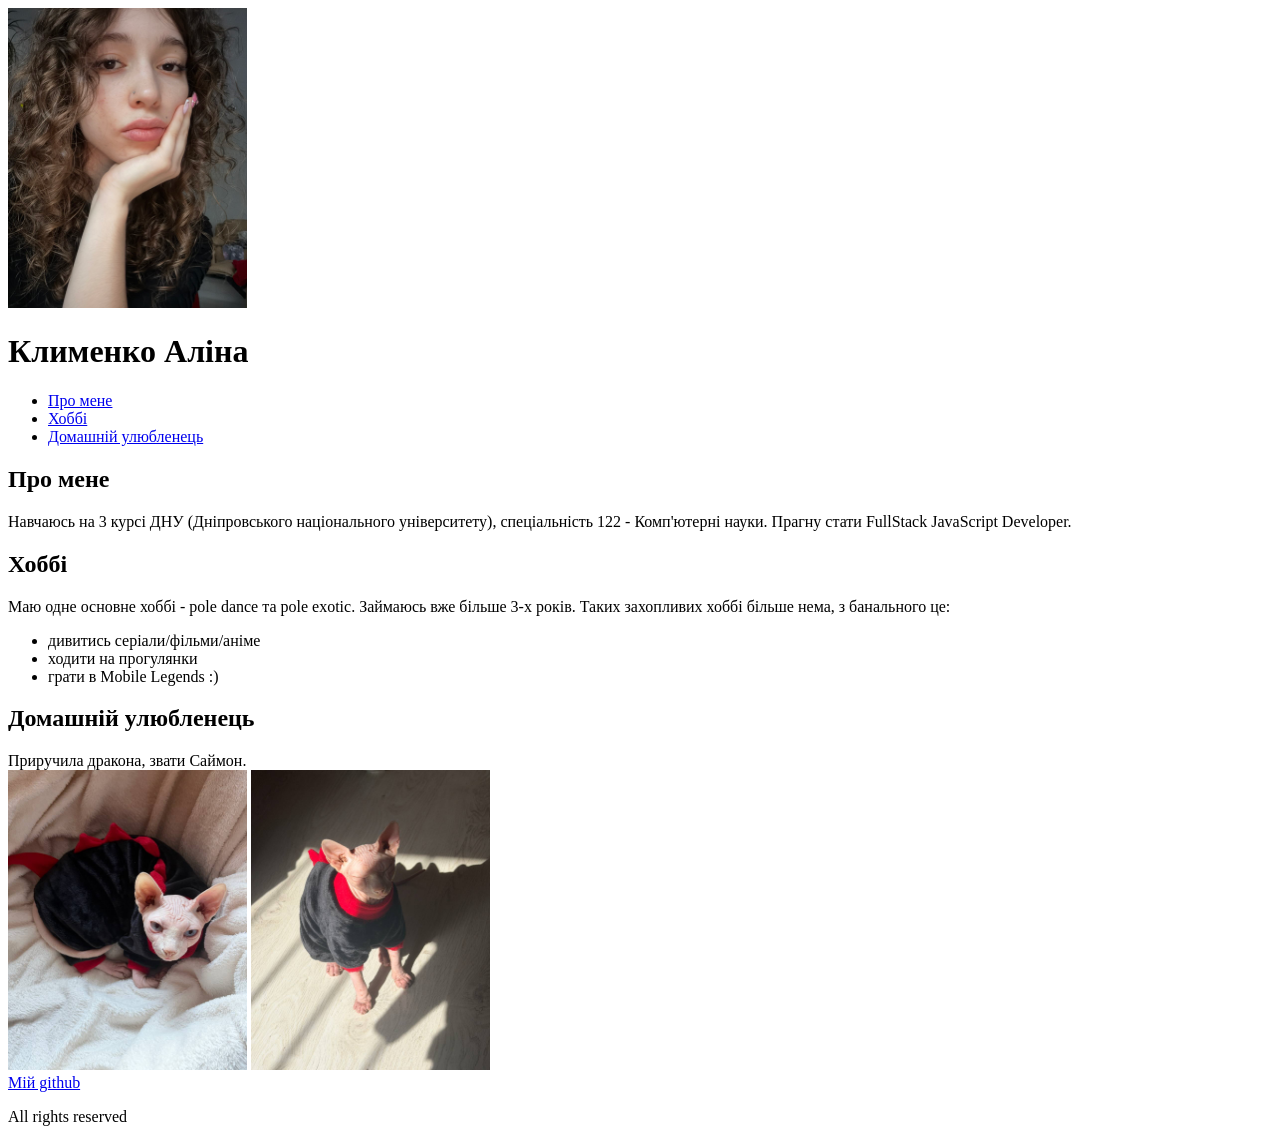
<file: index.html>
<!DOCTYPE html>
<html lang="en">
<head>
    <meta charset="UTF-8">
    <meta name="viewport" content="width=device-width, initial-scale=1.0">
    <title>My page</title>
    <style>
        img {
            height: 300px;
            width: 239px;
        }
    </style>
</head>
<body>
    <header>
        <img src="./my_photo.jpeg" alt="My photo">
        <h1>Клименко Аліна</h1>
    </header>

    <nav>
        <ul>
            <li>
                <a href="#about-me">Про мене</a>
            </li>
            <li>
                <a href="#hobby">Хоббі</a>
            </li>
            <li>
                <a href="#pet">Домашній улюбленець</a>
            </li>
        </ul>
    </nav>

    <main>
        <h2>Про мене</h2>
        <article>
            <section id="about-me">
                Навчаюсь на 3 курсі ДНУ (Дніпровського національного університету), спеціальність 122 - Комп'ютерні науки.
                Прагну стати FullStack JavaScript Developer.
            </section>
        </article>

        <h2>Хоббі</h2>
        <article>
            <section id="hobby">
                    Маю одне основне хоббі - pole dance та pole exotic. 

                    Займаюсь вже більше 3-х років. 
  
                    Таких захопливих хоббі більше нема, з банального це:

                    <ul>
                        <li>
                            дивитись серіали/фільми/аніме 
                        </li>
                        <li>
                            ходити на прогулянки 
                        </li>
                        <li>
                            грати в Mobile Legends :)
                        </li>
                    </ul>
            </section>
        </article>

        <h2>Домашній улюбленець</h2>
        <article>
            <section id="pet">
                Приручила дракона, звати Саймон.
            </section>

            <img src="./simon_1.jpeg" alt="sphinx Simon">
            <img src="./simon_2.jpeg" alt="sphinx Simon 2">
        </article>
    </main>

    <footer>
        <a href="https://github.com/Alya7kl">Мій github</a>

        <p>
            All rights reserved
        </p>
    </footer>
</body>
</html>
</file>
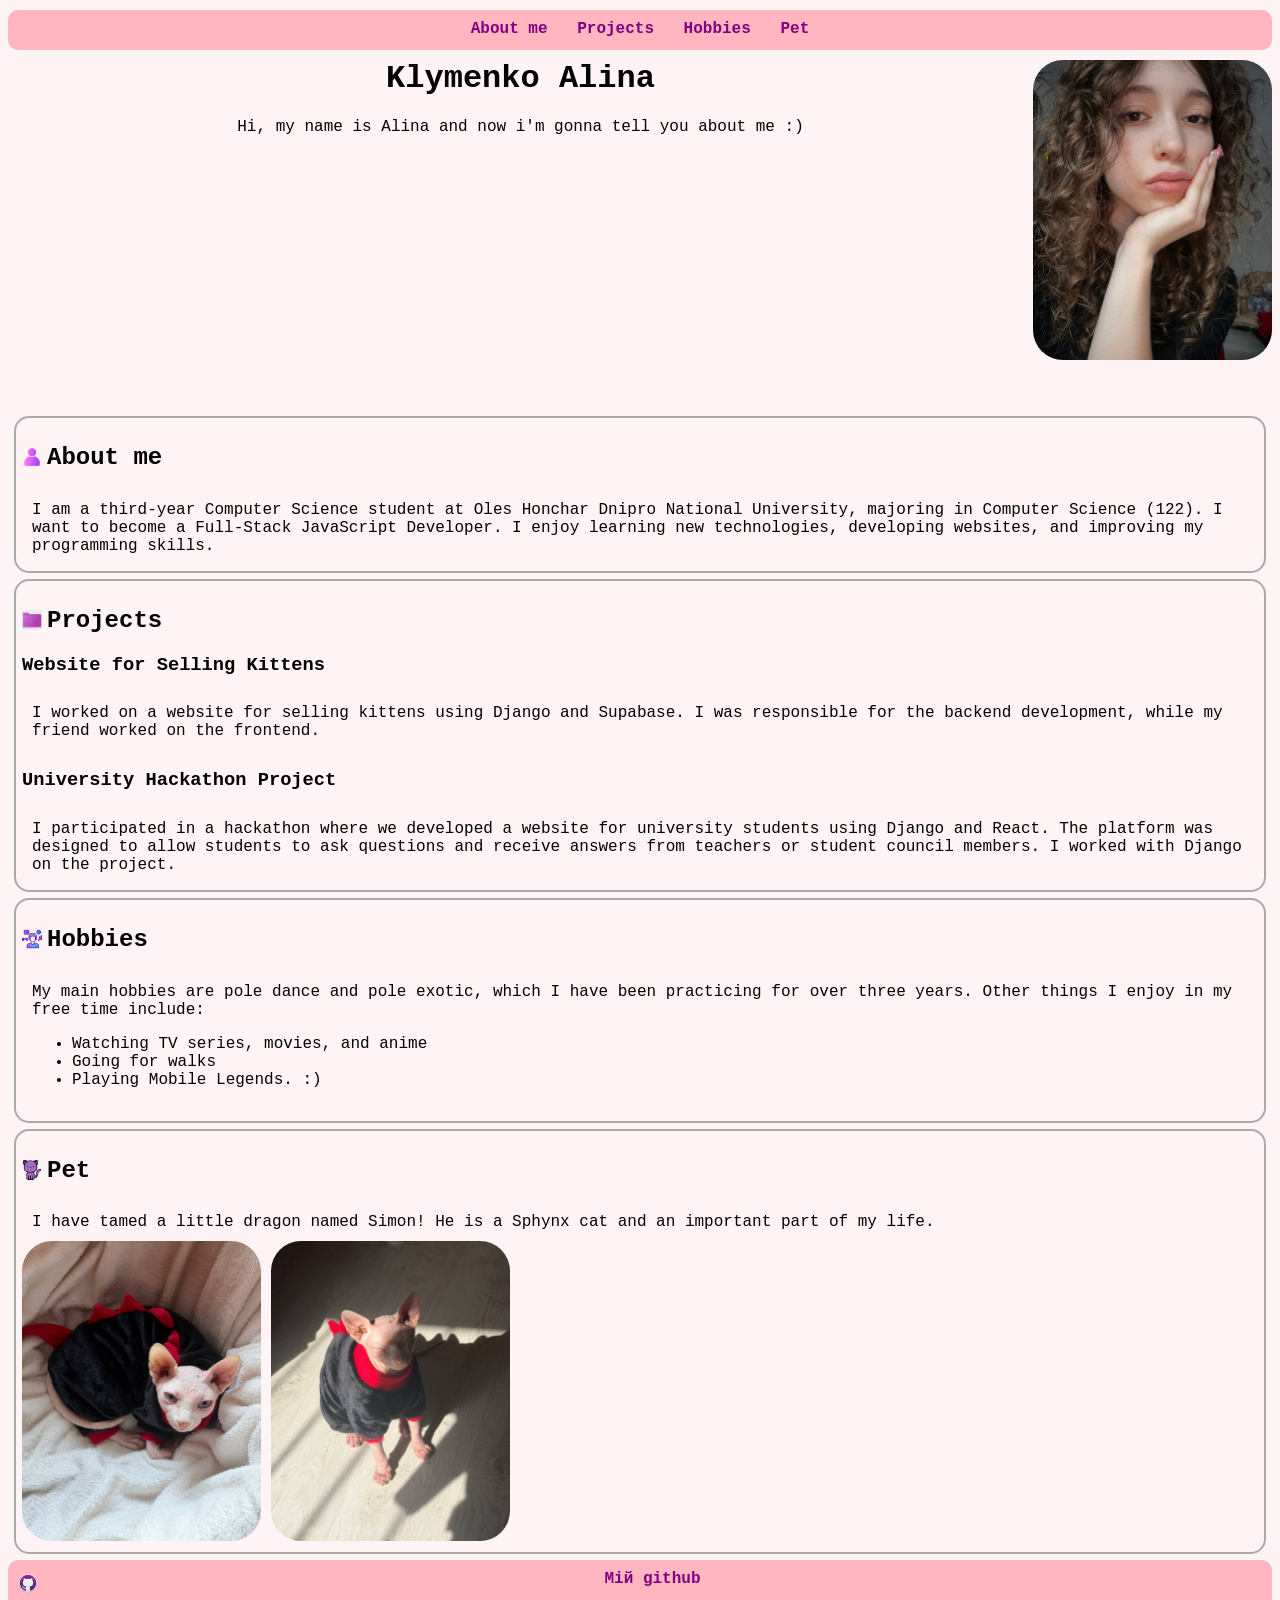
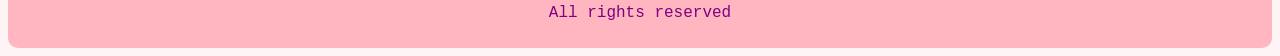
<file: hw2/index.html>
<!DOCTYPE html>
<html lang="en">
<head>
    <meta charset="UTF-8">
    <meta name="viewport" content="width=device-width, initial-scale=1.0">
    <title>My page</title>
    <link rel="stylesheet" href="./style.css">
</head>
<body>
    <nav>
        <a href="#about-me">About me</a>

        <a href="#projects">Projects</a>

        <a href="#hobbies">Hobbies</a>

        <a href="#pet">Pet</a>
    </nav>
    <header>
        <img class="my_photo" src="./images/my_photo.jpeg" alt="My photo">
        <h1>Klymenko Alina</h1>
        <p>
            Hi, my name is Alina and now i'm gonna tell you about me :)
        </p>
    </header>


    <main>
        <div class="content-box" id="about-me">
            <div class="h2-img">
                <img src="./images/human_icon.png" alt="human icon" class="icons">
                <h2>About me</h2>
            </div>
            <article>
                <section>
                    I am a third-year Computer Science student at Oles Honchar Dnipro National University, majoring in Computer Science (122).

                    I want to become a Full-Stack JavaScript Developer. I enjoy learning new technologies, developing websites, and improving my programming skills.
                </section>
            </article>
        </div>
        <div class="content-box" id="projects">
            <div class="h2-img">
                <img src="./images/file_icon.jpg" alt="file icon" class="icons">
                <h2>Projects</h2>
            </div>
            <article>
                <h3>Website for Selling Kittens</h3>
                <section>
                    I worked on a website for selling kittens using Django and Supabase. I was responsible for the backend development, while my friend worked on the frontend.
                </section>

                <h3>University Hackathon Project</h3>
                <section>
                    I participated in a hackathon where we developed a website for university students using Django and React. 
                    The platform was designed to allow students to ask questions and receive answers from teachers or student council members. 
                    I worked with Django on the project.
                </section>
            </article>
        </div>

        <div class="content-box" id="hobbies">
            <div class="h2-img">
                <img src="./images/hobbies_icon.png" alt="hobbies icon" class="icons">
                <h2>Hobbies</h2>
            </div>
            <article>
                <section>
                        My main hobbies are pole dance and pole exotic, which I have been practicing for over three years.

                        Other things I enjoy in my free time include:
    
                        <ul>
                            <li>
                                Watching TV series, movies, and anime
                            </li>
                            <li>
                                Going for walks
                            </li>
                            <li>
                                Playing Mobile Legends. :)
                            </li>
                        </ul>
                </section>
            </article>
        </div>

        <div class="content-box" id="pet">
            <div class="h2-img">
                <img src="./images/pet_icon.png" alt="pet icon" class="icons">
                <h2>Pet</h2>
            </div>
            <article>
                <section>
                    I have tamed a little dragon named Simon! He is a Sphynx cat and an important part of my life.
                </section>
    
                <img src="./images/simon_1.jpeg" alt="sphinx Simon">
                <img src="./images/simon_2.jpeg" alt="sphinx Simon 2">
            </article>
        </div>
    </main>

    <footer>
        <div class="h2-img">
                <img src="./images/github_icon.webp" alt="hobbies icon" class="icons">
                <a href="https://github.com/Alya7kl">Мій github</a>
            </div>
        <p>
            All rights reserved
        </p>
    </footer>
</body>
</html>
</file>
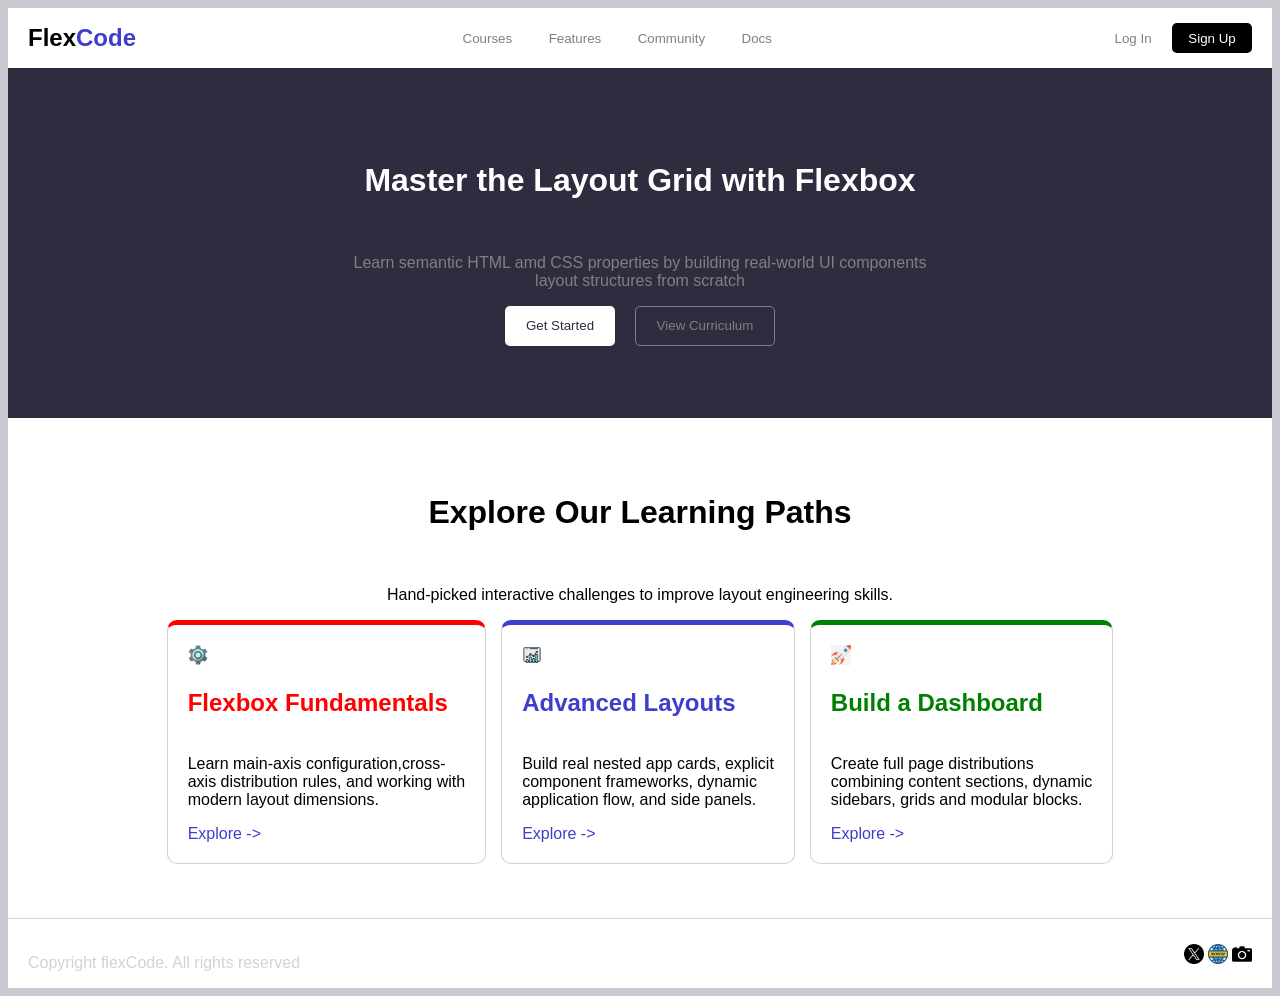
<file: hw3-flexbox/index.html>
<!DOCTYPE html>
<html lang="en">
<head>
    <meta charset="UTF-8">
    <meta name="viewport" content="width=device-width, initial-scale=1.0">
    <title>Document</title>
    <link rel="stylesheet" href="./style.css">
</head>
<body>
    <nav class="nav-bar">
        <h2>
            Flex<span class="blue-span">Code</span>
        </h2>

        <div>
            <button class="nav-center-button">
                <a href="">Courses</a>
            </button>

            <button class="nav-center-button">
                <a href="">Features</a>
            </button>

            <button class="nav-center-button">
                <a href="">Community</a>
            </button>

            <button class="nav-center-button">
                <a href="">Docs</a>
            </button>
        </div>

        <div>
            <button class="nav-right-button">
                <a href=""> Log In</a>
            </button>
    
            <button class="sign-up-button">
                Sign Up
            </button>
        </div>
    </nav>

    <header class="header">
        <h1 class="header-h1">
            Master the Layout Grid with Flexbox
        </h1>
        
        <p class="header-p">
            Learn semantic HTML amd CSS properties by building real-world UI components
            layout structures from scratch
        </p>

        <div class="header-buttons-box">
            <button class="header-button-white">
                Get Started
            </button>
            <button class="header-button-black">
                View Curriculum
            </button>
        </div>
    </header>

    <main class="main">
        <h1>
            Explore Our Learning Paths
        </h1>
        <p>
            Hand-picked interactive challenges to improve layout engineering skills.
        </p>

        <div class="flex-boxes">
            <div class="first-box default">
                <img src="./images/settings-icon.png" alt="" class="icons">
                <h2 class="box-1-h2">
                    Flexbox Fundamentals
                </h2>

                <p>
                    Learn main-axis configuration,cross-
                    axis distribution rules, and working with 
                    modern layout dimensions.
                </p>

                <a href="" class="a-explore">Explore -> </a>
            </div>

            <div class="second-box default">
                <img src="./images/diagram-icon.png" alt="" class="icons">
                <h2 class="box-2-h2">
                    Advanced Layouts
                </h2>

                <p>
                    Build real nested app cards, explicit 
                    component frameworks, dynamic 
                    application flow, and side panels.
                </p>

                <a href="" class="a-explore">Explore -> </a>
            </div>

            <div class="third-box default">
                <img src="./images/rocket-icon.png" alt="" class="icons">
                <h2 class="box-3-h2">
                    Build a Dashboard
                </h2>

                <p>
                    Create full page distributions 
                    combining content sections, dynamic 
                    sidebars, grids and modular blocks.
                </p>

                <a href="" class="a-explore">Explore -> </a>
            </div>
        </div>
    </main>

    <footer class="footer">

        <p class="footer-p">
            Copyright flexCode. All rights reserved
        </p>

        <div class="footer-img">
            <img src="./images/x-icon.png" alt="" class="icons">
            <img src="./images/internet-icon.png" alt="" class="icons">
            <img src="./images/camera-icon.png" alt="" class="icons">
        </div>
    </footer>
</body>
</html>
</file>
<file: hw2/style.css>
body {
    font-family: 'Courier New', Courier, monospace;
    background-color: rgb(255, 244, 245);
}

nav {
    position: fixed;
    background-color: lightpink;
    top: 10px;
    height: 40px;
    left: 8px;
    right: 8px;
    box-sizing: border-box;
    padding: 10px;
    text-align: center;
    border-radius: 10px;
}

a {
    text-decoration: none;
    padding: 10px;
    color: purple;
    font-weight: bold;
}

header {
    height: 350px;
    margin-top: 60px;
    text-align: center;
}

img {
    height: 300px;
    width: 239px;
    border-radius: 30px;
}

.my_photo {
    float: right;
}

.icons {
    float: left;
    height: 20px;
    width: 20px;
    margin-right: 5px;
    margin-top: 3px;
    border-radius: 0;
}

.content-box {
    border: 2px solid darkgray;
    border-radius: 15px;
    scroll-margin-top: 60px;
    margin: 6px;
    padding: 6px;
}

section {
    padding: 10px;
}

footer {
    background-color: lightpink;
    color: purple;
    top: 10px;
    width: 100%;
    box-sizing: border-box;
    padding: 10px;
    text-align: center;
    border-radius: 10px;
}
</file>
<file: hw3-flexbox/style.css>
body {
    font-family: "Segoe UI", Arial, sans-serif;
    background-color: rgb(203, 199, 208);
}

.nav-bar {
    display: flex;
    justify-content: space-between;
    align-items: center;
    height: 60px;
    background-color: white;
    padding-left: 20px;
    padding-right: 20px;
}

a {
    text-decoration: none;
    color: gray;
}

.nav-center-button {
    border: none;
    background-color: white;
    padding: 16px;
}

.nav-right-button {
    border: none;
    background-color: white;
    padding: 16px;
}

.sign-up-button {
    background-color: black;
    color: white;
    border-radius: 5px;
    border: none;
    height: 30px;
    width: 80px;
}

.blue-span {
    color: rgb(62, 62, 204);
}

.header {
    background-color: rgb(45, 45, 63);
    min-height: 350px;
    height: auto;
    display: flex;
    flex-direction: column;
    justify-content: center;
    align-items: center;
}

.header-h1 {
    text-align: center;
    color: white;
}

.header-p {
    text-align: center;
    white-space: pre-line;
    color: gray;
}

.header-buttons-box {
    display: flex;
    justify-content: center;
    gap: 20px;
}

.header-button-white {
    background-color: white;
    border: none;
    color: rgb(45, 45, 63);
    border-radius: 5px;
    height: 40px;
    width: 110px;
}

.header-button-black {
    background-color: rgb(45, 45, 63);
    color: gray;
    border: 1px solid gray;
    border-radius: 5px;
    height: 40px;
    width: 140px;
}

.main {
    display: flex;
    flex-direction: column;
    justify-content: center;
    align-items: center;
    background-color: white;
    min-height: 500px;
    height: auto;
}

.icons {
    height: 20px;
    width: 20px;
}

p {
    white-space: pre-line;
}

.flex-boxes {
    display: flex;
    justify-content: space-around;
    gap: 15px;
    flex-wrap: wrap;
}

.default {
    border: 1.5px solid lightgray;
    border-radius: 10px;
    padding: 20px;
}

.first-box {
    border-top: 5px solid red;
}

.second-box {
    border-top: 5px solid rgb(62, 62, 204);
}

.third-box {
    border-top: 5px solid green;

}

.box-1-h2 {
    color: red;
}

.box-2-h2 {
    color: rgb(62, 62, 204);
}

.box-3-h2 {
    color: green;
}

.a-explore {
    color: rgb(62, 62, 204);
}

.footer {
    display: flex;
    justify-content: space-between;
    align-items: center;
    background-color: white;
    border-top: 1px solid lightgray;
    height: 70px;
    padding-left: 20px;
    padding-right: 20px;
    box-sizing: border-box;
}

.footer-p {
    color: lightgray;
    display: flex;
    align-items: center;
}

.footer-img {
    display: flex;
    align-items: center;
    gap: 4px;
}


@media screen and (max-width: 1000px) {
    .nav-bar {
        padding-left: 10px;
        padding-right: 10px;
    }

    .nav-center-button {
        padding: 8px;
    }

    .default {
        padding: 12px;
    }

    .main {
        height: auto;
    }
}

@media screen and (max-width: 800px) {
    .nav-bar {
        flex-wrap: wrap;
        height: auto;
        gap: 10px;
    }

    .header {
        padding: 20px;
        box-sizing: border-box;
    }

    .header-h1 {
        font-size: 25px;
    }

    .main {
        height: auto;
        padding: 30px 15px;
        box-sizing: border-box;
    }

    .flex-boxes {
        flex-direction: column;
        align-items: center;
    }
}

@media screen and (max-width: 500px) {
    .nav-bar {
        flex-direction: column;
    }

    .nav-center-button {
        padding: 5px;
    }

    .header-h1 {
        font-size: 21px;
    }

    .header-p {
        font-size: 13px;
    }

    .header-buttons-box {
        gap: 10px;
    }

    .footer {
        padding: 10px;
    }

    .footer-p {
        font-size: 11px;
    }
}
</file>
